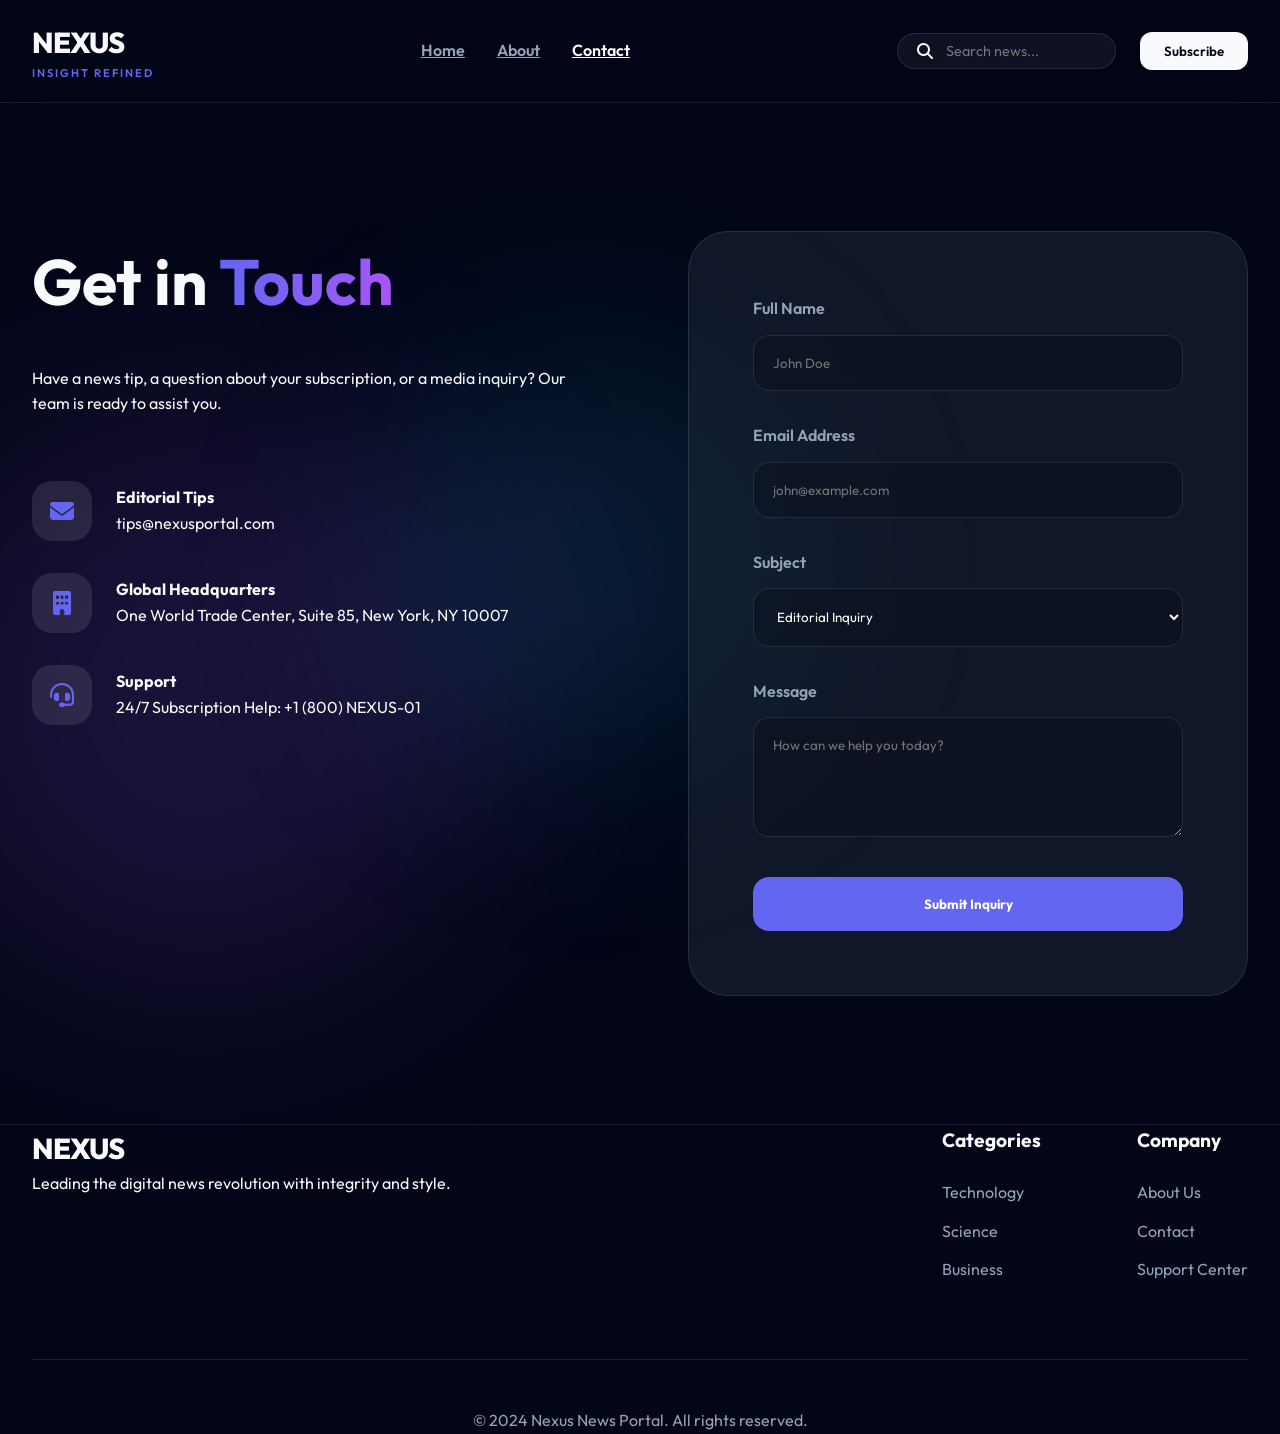
<file: contact.html>
<!DOCTYPE html>
<html lang="en">
<head>
    <!-- Google tag (gtag.js) -->
<script async src="https://www.googletagmanager.com/gtag/js?id=G-8BG4HMY2MT"></script>
<script>
  window.dataLayer = window.dataLayer || [];
  function gtag(){dataLayer.push(arguments);}
  gtag('js', new Date());

  gtag('config', 'G-8BG4HMY2MT');
</script>
    <meta charset="UTF-8">
    <meta name="viewport" content="width=device-width, initial-scale=1.0">
    <title>Contact Us | NEXUS</title>
    <link href="https://fonts.googleapis.com/css2?family=Outfit:wght@300;400;500;600;700&display=swap" rel="stylesheet">
    <link rel="stylesheet" href="https://cdnjs.cloudflare.com/ajax/libs/font-awesome/6.4.0/css/all.min.css">
    <link rel="stylesheet" href="style.css">
</head>
<body>
    <div class="blob blob-2"></div>
    <div class="blob blob-3"></div>

    <header>
        <nav class="container">
            <div class="logo-area" onclick="location.href='index.html'">
                <span class="logo">NEXUS</span>
                <span class="tagline">Insight Refined</span>
            </div>
            <div class="main-nav">
                <a href="index.html" class="page-link">Home</a>
                <a href="about.html" class="page-link">About</a>
                <a href="contact.html" class="page-link active">Contact</a>
            </div>
            <div class="header-actions">
                <div class="search-bar">
                    <i class="fa-solid fa-magnifying-glass"></i>
                    <input type="text" id="search-input" placeholder="Search news...">
                </div>
                <button class="cta-btn">Subscribe</button>
            </div>
        </nav>
    </header>

    <main class="container page animate-fade-in">
        <section class="contact-section">
            <div class="contact-info">
                <h1>Get in <span class="highlight">Touch</span></h1>
                <p>Have a news tip, a question about your subscription, or a media inquiry? Our team is ready to assist you.</p>
                
                <div class="contact-methods">
                    <div class="method">
                        <i class="fa-solid fa-envelope"></i>
                        <div>
                            <h4>Editorial Tips</h4>
                            <p>tips@nexusportal.com</p>
                        </div>
                    </div>
                    <div class="method">
                        <i class="fa-solid fa-building"></i>
                        <div>
                            <h4>Global Headquarters</h4>
                            <p>One World Trade Center, Suite 85, New York, NY 10007</p>
                        </div>
                    </div>
                    <div class="method">
                        <i class="fa-solid fa-headset"></i>
                        <div>
                            <h4>Support</h4>
                            <p>24/7 Subscription Help: +1 (800) NEXUS-01</p>
                        </div>
                    </div>
                </div>
            </div>

            <div class="contact-form-wrap">
                <form class="contact-form" id="contact-form">
                    <div class="form-group">
                        <label>Full Name</label>
                        <input type="text" placeholder="John Doe" required>
                    </div>
                    <div class="form-group">
                        <label>Email Address</label>
                        <input type="email" placeholder="john@example.com" required>
                    </div>
                    <div class="form-group">
                        <label>Subject</label>
                        <select style="width: 100%; background: rgba(0,0,0,0.2); border: 1px solid var(--glass-border); padding: 1.2rem; border-radius: 16px; color: white; outline: none;">
                            <option>Editorial Inquiry</option>
                            <option>Advertising</option>
                            <option>Subscription Help</option>
                            <option>Other</option>
                        </select>
                    </div>
                    <div class="form-group">
                        <label>Message</label>
                        <textarea rows="5" placeholder="How can we help you today?" required></textarea>
                    </div>
                    <button type="submit" class="submit-btn">Submit Inquiry</button>
                </form>
            </div>
        </section>
    </main>

    <footer class="container">
        <div class="footer-content">
            <div class="footer-brand">
                <div class="logo">NEXUS</div>
                <p>Leading the digital news revolution with integrity and style.</p>
            </div>
            <div class="footer-grid">
                <div class="footer-col">
                    <h4>Categories</h4>
                    <a href="index.html?cat=Technology">Technology</a>
                    <a href="index.html?cat=Science">Science</a>
                    <a href="index.html?cat=Business">Business</a>
                </div>
                <div class="footer-col">
                    <h4>Company</h4>
                    <a href="about.html">About Us</a>
                    <a href="contact.html">Contact</a>
                    <a href="#">Support Center</a>
                </div>
            </div>
        </div>
        <div class="footer-bottom">&copy; 2024 Nexus News Portal. All rights reserved.</div>
    </footer>

    <script type="module">
        document.getElementById('search-input').onkeypress = (e) => {
            if (e.key === 'Enter') location.href = `index.html?search=${e.target.value}`;
        };
        document.getElementById('contact-form').onsubmit = (e) => {
            e.preventDefault();
            alert("Your message has been received! We will get back to you within 24 hours.");
            e.target.reset();
        };
    </script>
</body>
</html>
</file>
<file: style.css>
:root {
    --primary: #6366f1;
    --primary-glow: rgba(99, 102, 241, 0.4);
    --secondary: #a855f7;
    --bg-dark: #020617;
    --bg-card: rgba(30, 41, 59, 0.5);
    --glass-border: rgba(255, 255, 255, 0.1);
    --text-white: #f8fafc;
    --text-muted: #94a3b8;
    --accent-blue: #38bdf8;
    --transition-smooth: all 0.5s cubic-bezier(0.16, 1, 0.3, 1);
}

* {
    margin: 0;
    padding: 0;
    box-sizing: border-box;
    font-family: 'Outfit', sans-serif;
}

body {
    background-color: var(--bg-dark);
    color: var(--text-white);
    line-height: 1.6;
    overflow-x: hidden;
    min-height: 100vh;
}

.container {
    max-width: 1400px;
    margin: 0 auto;
    padding: 0 2rem;
}

.highlight {
    background: linear-gradient(to right, var(--primary), var(--secondary));
    -webkit-background-clip: text;
    -webkit-text-fill-color: transparent;
}

/* Background Blobs */
.blob {
    position: fixed;
    width: 600px;
    height: 600px;
    filter: blur(120px);
    z-index: -1;
    opacity: 0.15;
    border-radius: 50%;
    pointer-events: none;
    animation: blobFloat 20s infinite alternate;
}

.blob-1 { background: var(--primary); top: -200px; right: -100px; animation-delay: 0s; }
.blob-2 { background: var(--secondary); bottom: -100px; left: -100px; animation-delay: -5s; }
.blob-3 { background: var(--accent-blue); top: 40%; left: 30%; width: 400px; height: 400px; animation-delay: -10s; }

@keyframes blobFloat {
    0% { transform: translate(0, 0) scale(1); }
    100% { transform: translate(50px, 100px) scale(1.1); }
}

/* Header & Navigation */
header {
    position: sticky;
    top: 0;
    z-index: 1000;
    padding: 1.2rem 0;
    backdrop-filter: blur(20px);
    background: rgba(2, 6, 23, 0.8);
    border-bottom: 1px solid var(--glass-border);
}

nav {
    display: flex;
    justify-content: space-between;
    align-items: center;
}

.logo-area {
    display: flex;
    flex-direction: column;
    cursor: pointer;
}

.logo {
    font-size: 1.8rem;
    font-weight: 800;
    letter-spacing: -1px;
    text-decoration: none;
    color: var(--text-white);
}

.tagline {
    font-size: 0.7rem;
    text-transform: uppercase;
    letter-spacing: 2px;
    color: var(--primary);
    font-weight: 600;
}

.main-nav {
    display: flex;
    gap: 2rem;
}

.page-link {
    background: transparent;
    border: none;
    color: var(--text-muted);
    font-weight: 600;
    cursor: pointer;
    font-size: 1rem;
    transition: var(--transition-smooth);
}

.page-link:hover, .page-link.active {
    color: var(--text-white);
}

.header-actions {
    display: flex;
    align-items: center;
    gap: 1.5rem;
}

.search-bar {
    background: rgba(255, 255, 255, 0.05);
    border: 1px solid var(--glass-border);
    padding: 0.5rem 1.2rem;
    border-radius: 99px;
    display: flex;
    align-items: center;
    gap: 0.8rem;
}

.search-bar input {
    background: transparent;
    border: none;
    color: white;
    outline: none;
    font-size: 0.9rem;
    width: 150px;
}

.cta-btn {
    background: var(--text-white);
    color: var(--bg-dark);
    border: none;
    padding: 0.7rem 1.5rem;
    border-radius: 12px;
    font-weight: 600;
    cursor: pointer;
    transition: var(--transition-smooth);
}

.cta-btn:hover { background: #cbd5e1; transform: translateY(-2px); }

/* Home Page Styles */
.categories-nav {
    display: flex;
    gap: 1rem;
    margin: 2rem 0;
    overflow-x: auto;
    padding-bottom: 1rem;
}

.nav-link {
    background: rgba(255, 255, 255, 0.03);
    border: 1px solid var(--glass-border);
    color: var(--text-muted);
    padding: 0.6rem 1.5rem;
    border-radius: 99px;
    cursor: pointer;
    white-space: nowrap;
    transition: var(--transition-smooth);
}

.nav-link.active {
    background: var(--primary);
    color: white;
    box-shadow: 0 4px 15px var(--primary-glow);
}

.hero-section { margin-bottom: 5rem; }

.hero-card {
    position: relative;
    height: 550px;
    border-radius: 32px;
    overflow: hidden;
    cursor: pointer;
    border: 1px solid var(--glass-border);
    transition: var(--transition-smooth);
}

.hero-img {
    width: 100%;
    height: 100%;
    object-fit: cover;
    transition: transform 1s ease;
}

.hero-overlay {
    position: absolute;
    inset: 0;
    background: linear-gradient(to top, rgba(2, 6, 23, 1) 0%, rgba(2, 6, 23, 0.4) 40%, transparent 100%);
    display: flex;
    flex-direction: column;
    justify-content: flex-end;
    padding: 4rem;
}

.badge {
    background: var(--primary);
    color: white;
    padding: 0.4rem 1rem;
    border-radius: 99px;
    font-size: 0.8rem;
    font-weight: 600;
    width: fit-content;
    margin-bottom: 1.5rem;
}

.hero-title {
    font-size: 3.5rem;
    font-weight: 700;
    margin-bottom: 1.5rem;
    line-height: 1.1;
    max-width: 800px;
}

.news-grid {
    display: grid;
    grid-template-columns: repeat(auto-fill, minmax(320px, 1fr));
    gap: 2.5rem;
    margin-top: 2rem;
}

.news-card {
    background: var(--bg-card);
    border-radius: 24px;
    overflow: hidden;
    border: 1px solid var(--glass-border);
    cursor: pointer;
    transition: var(--transition-smooth);
}

.news-card:hover { transform: translateY(-8px); border-color: rgba(255, 255, 255, 0.2); }

.card-img-wrap { height: 220px; overflow: hidden; }

.card-img { width: 100%; height: 100%; object-fit: cover; transition: transform 0.8s ease; }

.card-content { padding: 1.8rem; }

.card-title { font-size: 1.3rem; font-weight: 600; margin-bottom: 1rem; }

.card-excerpt { color: var(--text-muted); font-size: 0.95rem; margin-bottom: 1.5rem; }

/* About Page Styles */
.about-hero {
    text-align: center;
    padding: 8rem 0;
}

.about-hero h1 {
    font-size: 4.5rem;
    font-weight: 800;
    margin-bottom: 2rem;
    line-height: 1;
}

.about-hero .subtitle {
    font-size: 1.5rem;
    color: var(--text-muted);
    max-width: 800px;
    margin: 0 auto;
}

.about-grid {
    display: grid;
    grid-template-columns: repeat(3, 1fr);
    gap: 2rem;
    margin-bottom: 10rem;
}

.about-card {
    background: var(--bg-card);
    padding: 3rem;
    border-radius: 32px;
    border: 1px solid var(--glass-border);
    text-align: center;
}

.about-card i {
    font-size: 3rem;
    color: var(--primary);
    margin-bottom: 2rem;
}

.about-card h3 {
    font-size: 1.5rem;
    margin-bottom: 1rem;
}

/* Contact Page Styles */
.contact-section {
    display: grid;
    grid-template-columns: 1fr 1fr;
    gap: 6rem;
    padding: 8rem 0;
}

.contact-info h1 {
    font-size: 4rem;
    margin-bottom: 2rem;
}

.contact-methods {
    margin-top: 4rem;
    display: flex;
    flex-direction: column;
    gap: 2rem;
}

.method {
    display: flex;
    gap: 1.5rem;
    align-items: center;
}

.method i {
    width: 60px;
    height: 60px;
    background: var(--glass-border);
    border-radius: 20px;
    display: flex;
    align-items: center;
    justify-content: center;
    font-size: 1.5rem;
    color: var(--primary);
}

.contact-form {
    background: var(--bg-card);
    padding: 4rem;
    border-radius: 40px;
    border: 1px solid var(--glass-border);
}

.form-group {
    margin-bottom: 2rem;
}

.form-group label {
    display: block;
    margin-bottom: 0.8rem;
    font-weight: 600;
    color: var(--text-muted);
}

.form-group input, .form-group textarea {
    width: 100%;
    background: rgba(0, 0, 0, 0.2);
    border: 1px solid var(--glass-border);
    padding: 1.2rem;
    border-radius: 16px;
    color: white;
    outline: none;
}

.submit-btn {
    width: 100%;
    padding: 1.2rem;
    border-radius: 16px;
    border: none;
    background: var(--primary);
    color: white;
    font-weight: 700;
    cursor: pointer;
    transition: var(--transition-smooth);
}

.submit-btn:hover { background: var(--secondary); transform: scale(1.02); }

/* Modal Reader */
.modal-overlay {
    position: fixed;
    inset: 0;
    background: rgba(2, 6, 23, 0.95);
    backdrop-filter: blur(15px);
    z-index: 2000;
    display: none;
    justify-content: center;
    overflow-y: auto;
    padding: 2rem;
}

.modal-container {
    max-width: 900px;
    width: 100%;
    position: relative;
    background: var(--bg-dark);
    border-radius: 32px;
    border: 1px solid var(--glass-border);
    margin: auto;
}

.close-modal {
    position: sticky;
    top: 2rem;
    left: 100%;
    margin-right: 2rem;
    background: var(--glass-border);
    border: none;
    color: white;
    width: 50px;
    height: 50px;
    border-radius: 50%;
    cursor: pointer;
    display: flex;
    align-items: center;
    justify-content: center;
    z-index: 10;
}

.modal-hero-img {
    width: 100%;
    height: 450px;
    object-fit: cover;
    border-radius: 32px 32px 0 0;
}

.modal-body { padding: 4rem; }

.modal-body h1 { font-size: 3rem; margin-bottom: 2rem; line-height: 1.1; }

/* Footer */
footer { padding: 6rem 0 3rem; border-top: 1px solid var(--glass-border); }

.footer-content { display: flex; justify-content: space-between; margin-bottom: 4rem; }

.social-links { display: flex; gap: 1.5rem; margin-top: 2rem; }

.social-links a { color: var(--text-muted); font-size: 1.5rem; transition: var(--transition-smooth); }

.social-links a:hover { color: var(--primary); }

.footer-grid { display: flex; gap: 6rem; }

.footer-col h4 { margin-bottom: 1.5rem; font-size: 1.2rem; }

.footer-col a { display: block; color: var(--text-muted); text-decoration: none; margin-bottom: 0.8rem; }

.footer-bottom { text-align: center; color: var(--text-muted); padding-top: 3rem; border-top: 1px solid var(--glass-border); }

/* Animations */
@keyframes fadeIn {
    from { opacity: 0; transform: translateY(20px); }
    to { opacity: 1; transform: translateY(0); }
}

.page { animation: fadeIn 0.8s ease forwards; }

/* Responsive */
@media (max-width: 1024px) {
    .about-hero h1 { font-size: 3rem; }
    .contact-section { grid-template-columns: 1fr; gap: 4rem; }
}

@media (max-width: 768px) {
    .main-nav { display: none; }
    .about-grid { grid-template-columns: 1fr; }
    .hero-title { font-size: 2rem; }
    .hero-overlay { padding: 2rem; }
}
</file>
